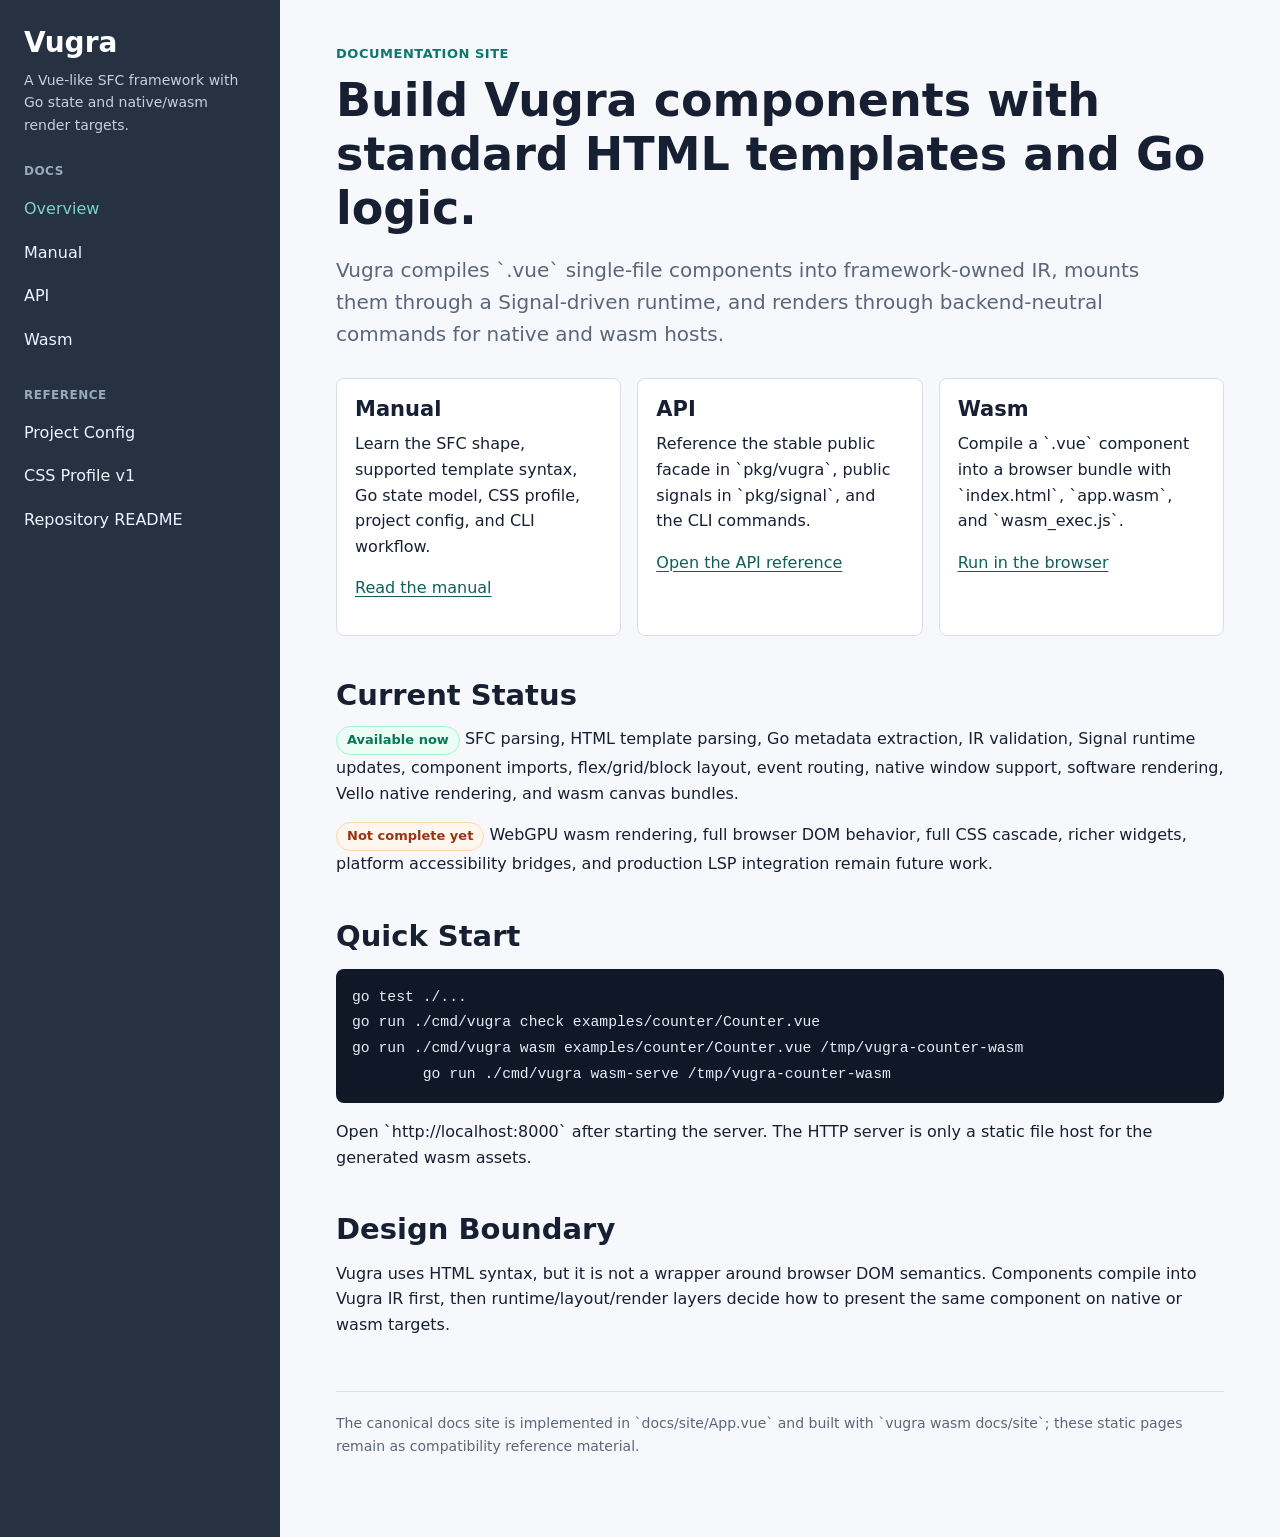
<file: docs/site/index.html>
<!doctype html>
<html lang="en">
<head>
  <meta charset="utf-8">
  <meta name="viewport" content="width=device-width, initial-scale=1">
  <title>Vugra Documentation</title>
  <link rel="stylesheet" href="assets/site.css">
</head>
<body>
  <div class="shell">
    <aside class="sidebar">
      <a class="brand" href="index.html">Vugra</a>
      <p class="tagline">A Vue-like SFC framework with Go state and native/wasm render targets.</p>
      <p class="nav-title">Docs</p>
      <ul class="nav-list">
        <li><a aria-current="page" href="index.html">Overview</a></li>
        <li><a href="manual.html">Manual</a></li>
        <li><a href="api.html">API</a></li>
        <li><a href="wasm.html">Wasm</a></li>
      </ul>
      <p class="nav-title">Reference</p>
      <ul class="nav-list">
        <li><a href="../project-config.md">Project Config</a></li>
        <li><a href="../css-profile-v1.md">CSS Profile v1</a></li>
        <li><a href="../../README.md">Repository README</a></li>
      </ul>
    </aside>
    <main class="content">
      <p class="eyebrow">Documentation Site</p>
      <h1>Build Vugra components with standard HTML templates and Go logic.</h1>
      <p class="lead">Vugra compiles `.vue` single-file components into framework-owned IR, mounts them through a Signal-driven runtime, and renders through backend-neutral commands for native and wasm hosts.</p>

      <div class="grid">
        <section class="card">
          <h3>Manual</h3>
          <p>Learn the SFC shape, supported template syntax, Go state model, CSS profile, project config, and CLI workflow.</p>
          <p><a href="manual.html">Read the manual</a></p>
        </section>
        <section class="card">
          <h3>API</h3>
          <p>Reference the stable public facade in `pkg/vugra`, public signals in `pkg/signal`, and the CLI commands.</p>
          <p><a href="api.html">Open the API reference</a></p>
        </section>
        <section class="card">
          <h3>Wasm</h3>
          <p>Compile a `.vue` component into a browser bundle with `index.html`, `app.wasm`, and `wasm_exec.js`.</p>
          <p><a href="wasm.html">Run in the browser</a></p>
        </section>
      </div>

      <h2>Current Status</h2>
      <p><span class="status">Available now</span> SFC parsing, HTML template parsing, Go metadata extraction, IR validation, Signal runtime updates, component imports, flex/grid/block layout, event routing, native window support, software rendering, Vello native rendering, and wasm canvas bundles.</p>
      <p><span class="limit">Not complete yet</span> WebGPU wasm rendering, full browser DOM behavior, full CSS cascade, richer widgets, platform accessibility bridges, and production LSP integration remain future work.</p>

      <h2>Quick Start</h2>
      <pre><code>go test ./...
go run ./cmd/vugra check examples/counter/Counter.vue
go run ./cmd/vugra wasm examples/counter/Counter.vue /tmp/vugra-counter-wasm
	go run ./cmd/vugra wasm-serve /tmp/vugra-counter-wasm</code></pre>

      <p>Open `http://localhost:8000` after starting the server. The HTTP server is only a static file host for the generated wasm assets.</p>

      <h2>Design Boundary</h2>
      <p>Vugra uses HTML syntax, but it is not a wrapper around browser DOM semantics. Components compile into Vugra IR first, then runtime/layout/render layers decide how to present the same component on native or wasm targets.</p>

      <div class="footer">
        <p>The canonical docs site is implemented in `docs/site/App.vue` and built with `vugra wasm docs/site`; these static pages remain as compatibility reference material.</p>
      </div>
    </main>
  </div>
</body>
</html>
</file>
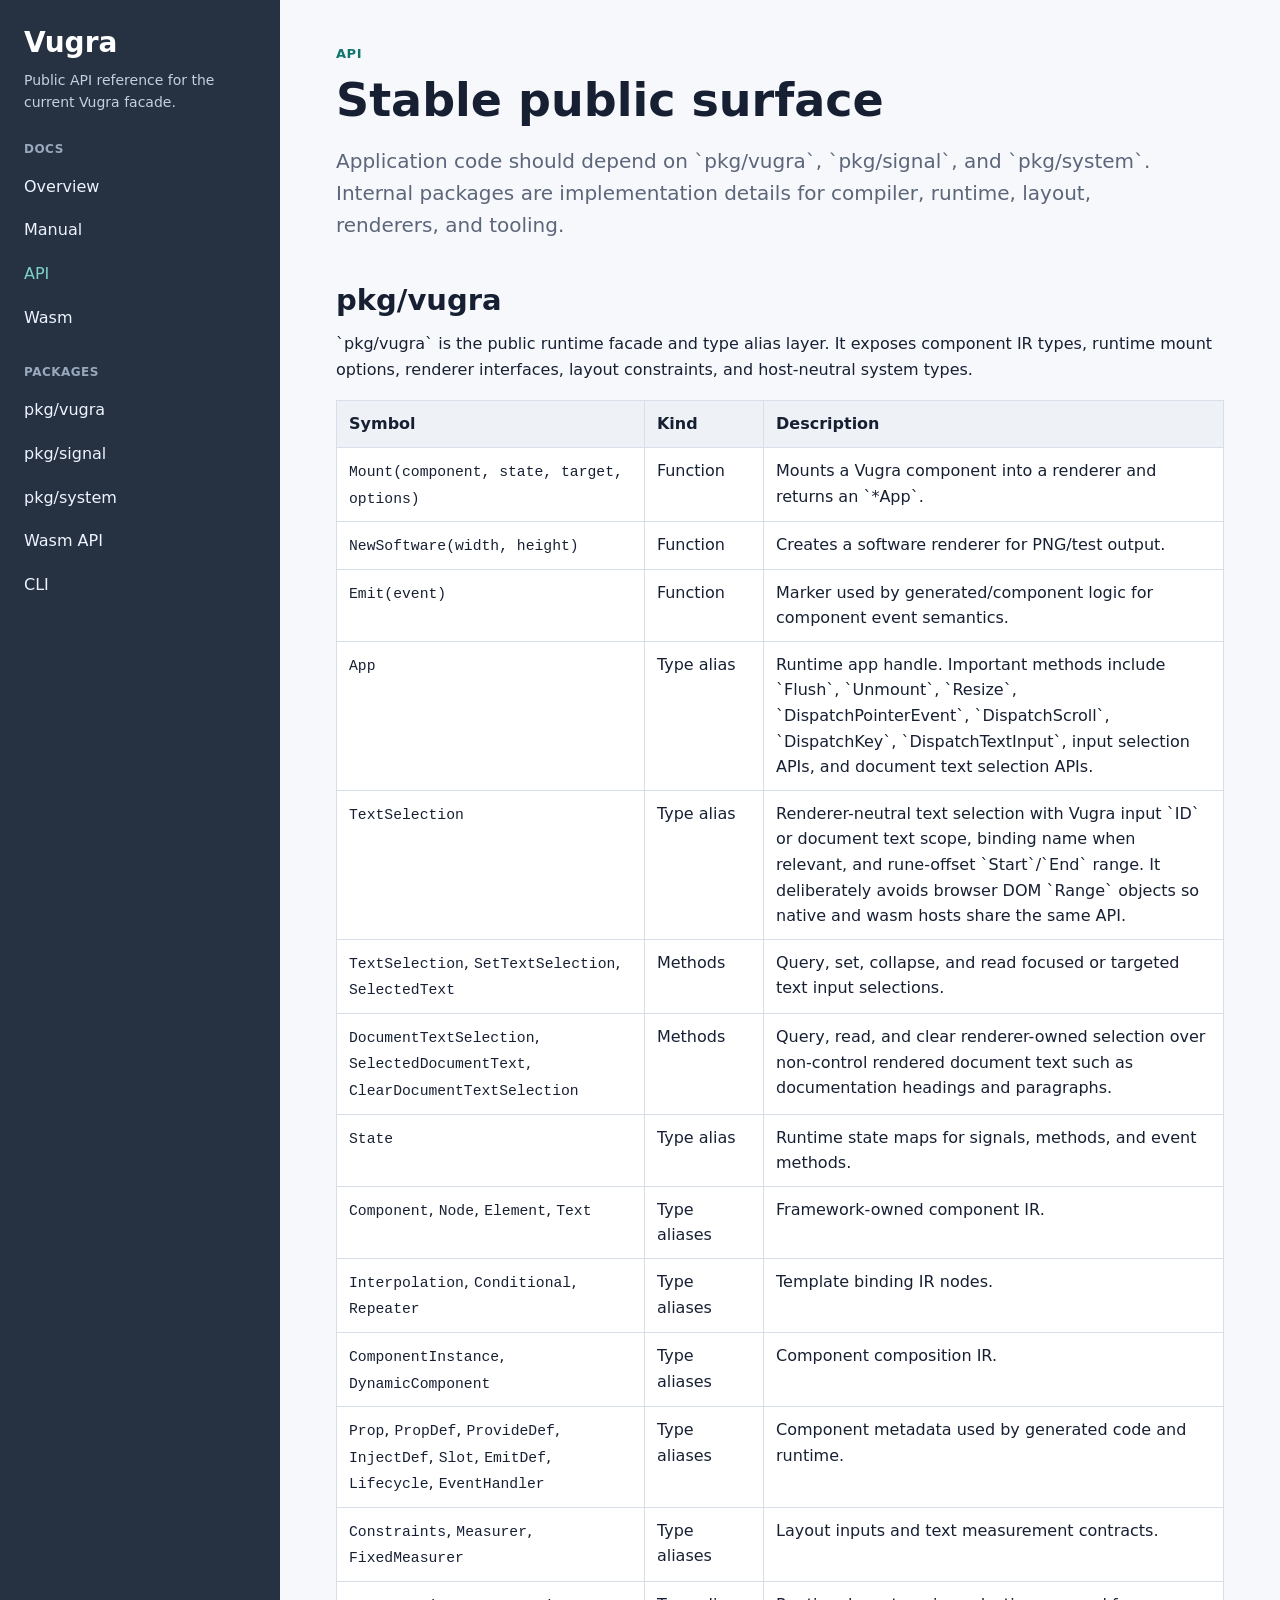
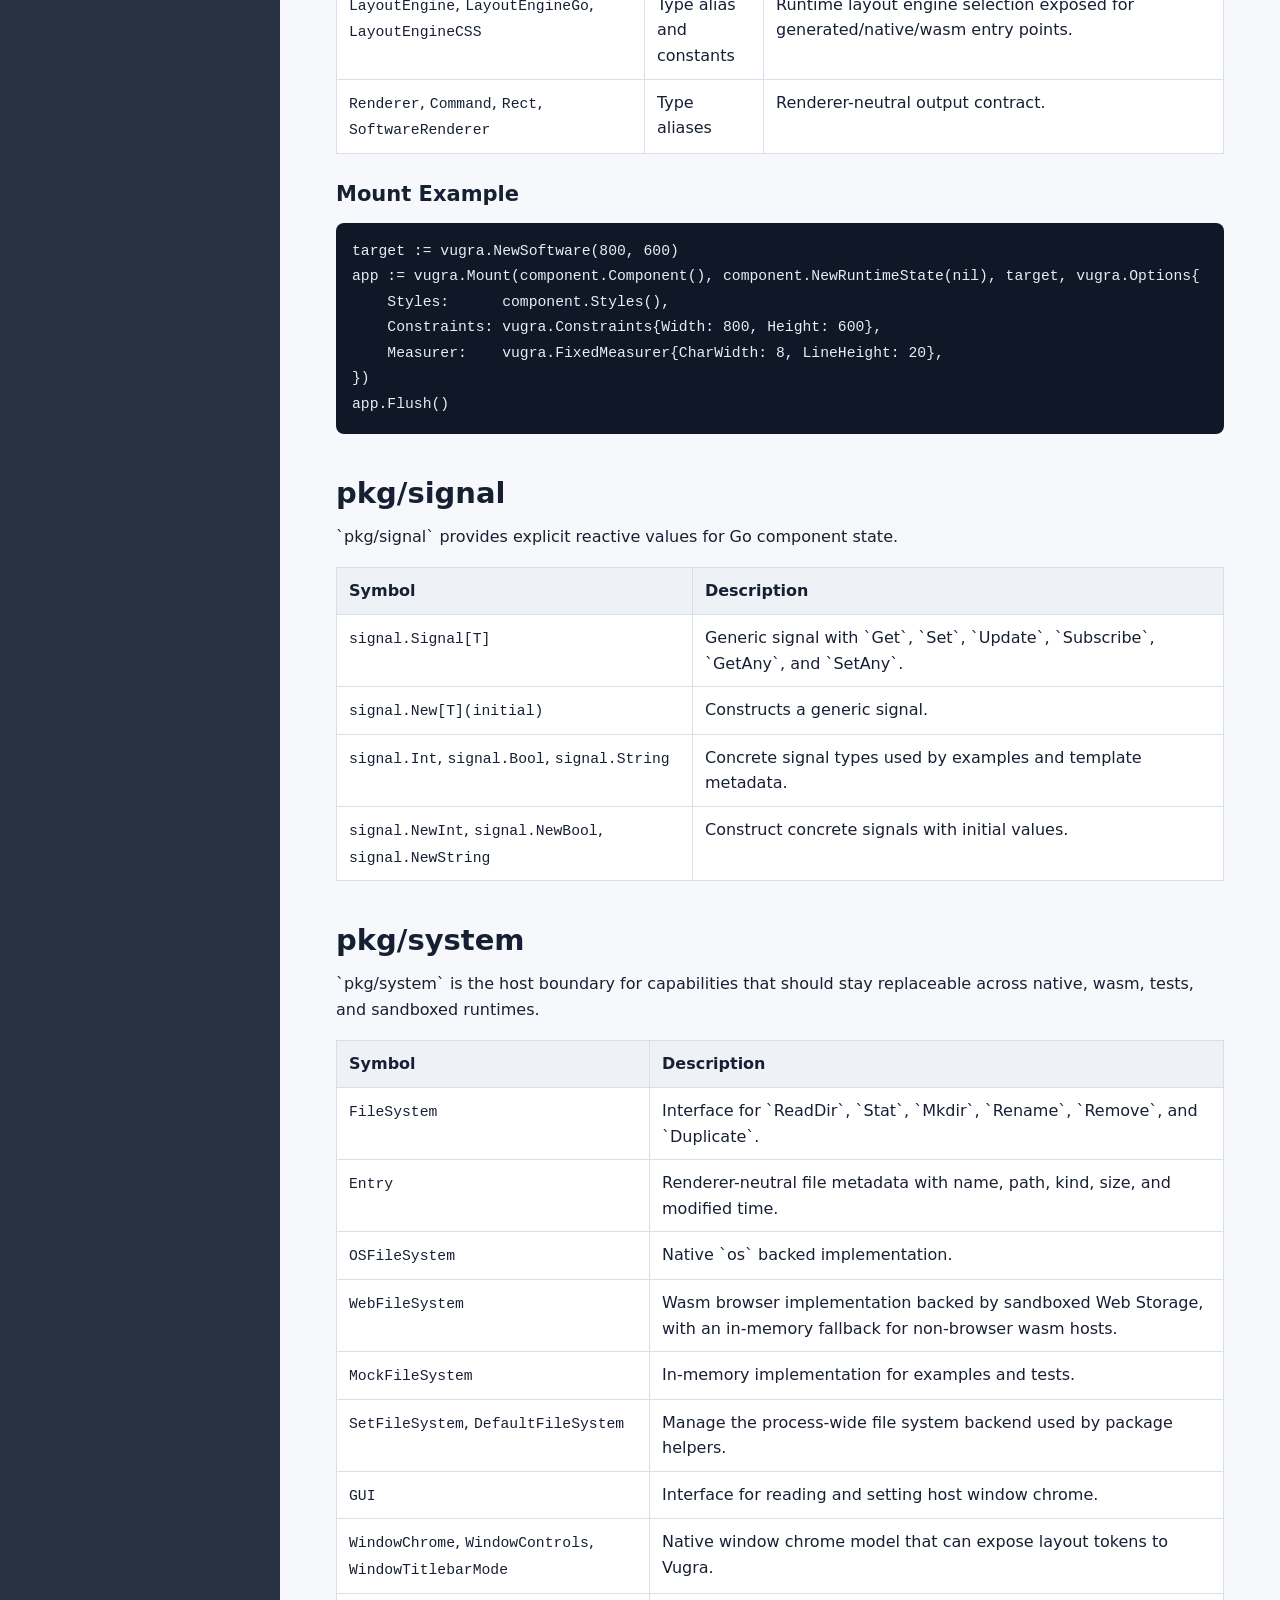
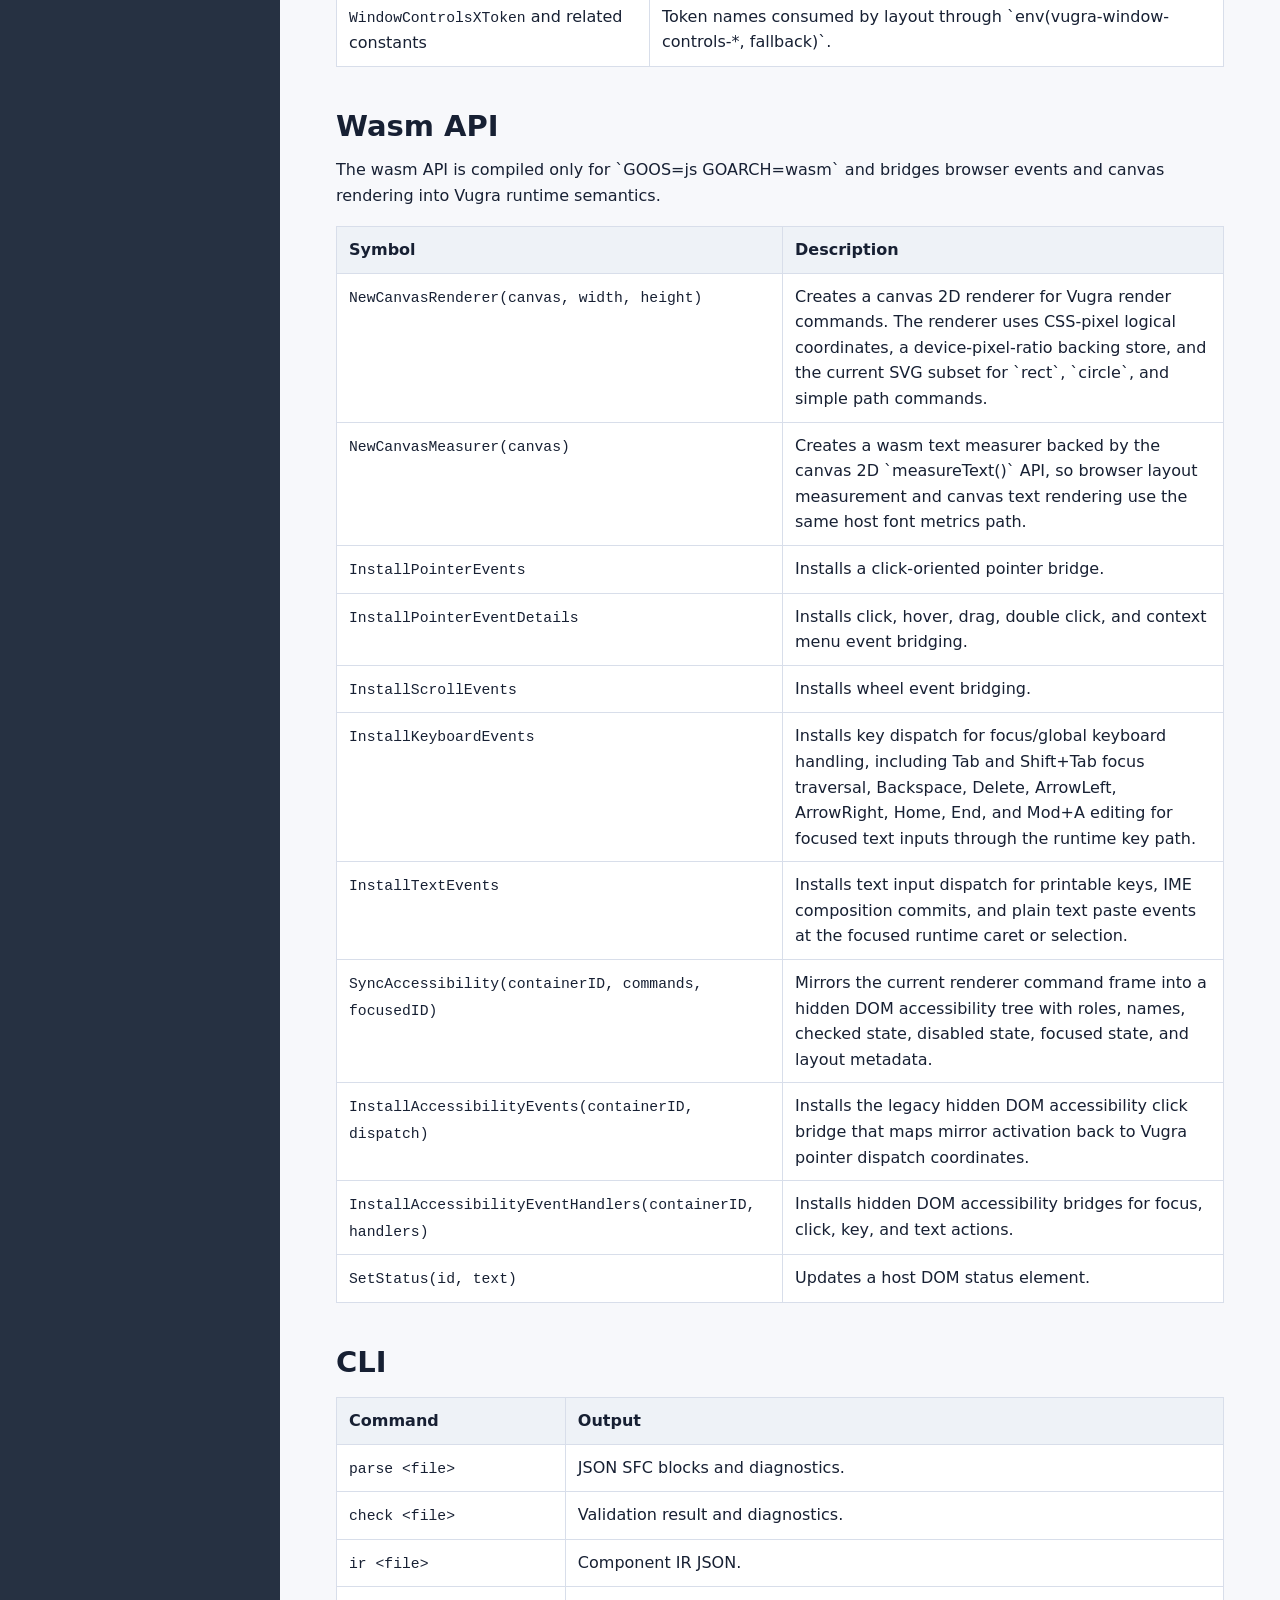
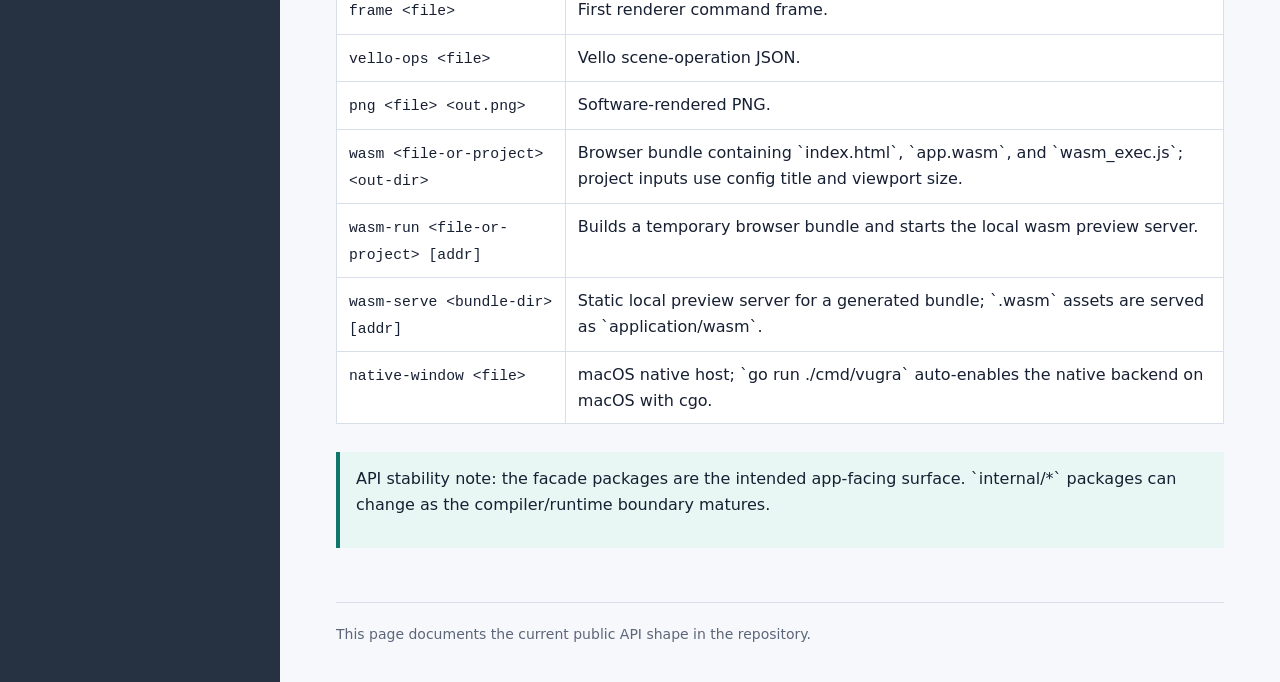
<file: docs/site/api.html>
<!doctype html>
<html lang="en">
<head>
  <meta charset="utf-8">
  <meta name="viewport" content="width=device-width, initial-scale=1">
  <title>Vugra API</title>
  <link rel="stylesheet" href="assets/site.css">
</head>
<body>
  <div class="shell">
    <aside class="sidebar">
      <a class="brand" href="index.html">Vugra</a>
      <p class="tagline">Public API reference for the current Vugra facade.</p>
      <p class="nav-title">Docs</p>
      <ul class="nav-list">
        <li><a href="index.html">Overview</a></li>
        <li><a href="manual.html">Manual</a></li>
        <li><a aria-current="page" href="api.html">API</a></li>
        <li><a href="wasm.html">Wasm</a></li>
      </ul>
      <p class="nav-title">Packages</p>
      <ul class="nav-list">
        <li><a href="#pkg-vugra">pkg/vugra</a></li>
        <li><a href="#pkg-signal">pkg/signal</a></li>
        <li><a href="#pkg-system">pkg/system</a></li>
        <li><a href="#wasm-api">Wasm API</a></li>
        <li><a href="#cli-api">CLI</a></li>
      </ul>
    </aside>
    <main class="content">
      <p class="eyebrow">API</p>
      <h1>Stable public surface</h1>
      <p class="lead">Application code should depend on `pkg/vugra`, `pkg/signal`, and `pkg/system`. Internal packages are implementation details for compiler, runtime, layout, renderers, and tooling.</p>

      <h2 id="pkg-vugra">pkg/vugra</h2>
      <p>`pkg/vugra` is the public runtime facade and type alias layer. It exposes component IR types, runtime mount options, renderer interfaces, layout constraints, and host-neutral system types.</p>
      <table>
        <thead><tr><th>Symbol</th><th>Kind</th><th>Description</th></tr></thead>
        <tbody>
          <tr><td><code>Mount(component, state, target, options)</code></td><td>Function</td><td>Mounts a Vugra component into a renderer and returns an `*App`.</td></tr>
          <tr><td><code>NewSoftware(width, height)</code></td><td>Function</td><td>Creates a software renderer for PNG/test output.</td></tr>
          <tr><td><code>Emit(event)</code></td><td>Function</td><td>Marker used by generated/component logic for component event semantics.</td></tr>
          <tr><td><code>App</code></td><td>Type alias</td><td>Runtime app handle. Important methods include `Flush`, `Unmount`, `Resize`, `DispatchPointerEvent`, `DispatchScroll`, `DispatchKey`, `DispatchTextInput`, input selection APIs, and document text selection APIs.</td></tr>
          <tr><td><code>TextSelection</code></td><td>Type alias</td><td>Renderer-neutral text selection with Vugra input `ID` or document text scope, binding name when relevant, and rune-offset `Start`/`End` range. It deliberately avoids browser DOM `Range` objects so native and wasm hosts share the same API.</td></tr>
          <tr><td><code>TextSelection</code>, <code>SetTextSelection</code>, <code>SelectedText</code></td><td>Methods</td><td>Query, set, collapse, and read focused or targeted text input selections.</td></tr>
          <tr><td><code>DocumentTextSelection</code>, <code>SelectedDocumentText</code>, <code>ClearDocumentTextSelection</code></td><td>Methods</td><td>Query, read, and clear renderer-owned selection over non-control rendered document text such as documentation headings and paragraphs.</td></tr>
          <tr><td><code>State</code></td><td>Type alias</td><td>Runtime state maps for signals, methods, and event methods.</td></tr>
          <tr><td><code>Component</code>, <code>Node</code>, <code>Element</code>, <code>Text</code></td><td>Type aliases</td><td>Framework-owned component IR.</td></tr>
          <tr><td><code>Interpolation</code>, <code>Conditional</code>, <code>Repeater</code></td><td>Type aliases</td><td>Template binding IR nodes.</td></tr>
          <tr><td><code>ComponentInstance</code>, <code>DynamicComponent</code></td><td>Type aliases</td><td>Component composition IR.</td></tr>
          <tr><td><code>Prop</code>, <code>PropDef</code>, <code>ProvideDef</code>, <code>InjectDef</code>, <code>Slot</code>, <code>EmitDef</code>, <code>Lifecycle</code>, <code>EventHandler</code></td><td>Type aliases</td><td>Component metadata used by generated code and runtime.</td></tr>
          <tr><td><code>Constraints</code>, <code>Measurer</code>, <code>FixedMeasurer</code></td><td>Type aliases</td><td>Layout inputs and text measurement contracts.</td></tr>
          <tr><td><code>LayoutEngine</code>, <code>LayoutEngineGo</code>, <code>LayoutEngineCSS</code></td><td>Type alias and constants</td><td>Runtime layout engine selection exposed for generated/native/wasm entry points.</td></tr>
          <tr><td><code>Renderer</code>, <code>Command</code>, <code>Rect</code>, <code>SoftwareRenderer</code></td><td>Type aliases</td><td>Renderer-neutral output contract.</td></tr>
        </tbody>
      </table>

      <h3>Mount Example</h3>
      <pre><code>target := vugra.NewSoftware(800, 600)
app := vugra.Mount(component.Component(), component.NewRuntimeState(nil), target, vugra.Options{
    Styles:      component.Styles(),
    Constraints: vugra.Constraints{Width: 800, Height: 600},
    Measurer:    vugra.FixedMeasurer{CharWidth: 8, LineHeight: 20},
})
app.Flush()</code></pre>

      <h2 id="pkg-signal">pkg/signal</h2>
      <p>`pkg/signal` provides explicit reactive values for Go component state.</p>
      <table>
        <thead><tr><th>Symbol</th><th>Description</th></tr></thead>
        <tbody>
          <tr><td><code>signal.Signal[T]</code></td><td>Generic signal with `Get`, `Set`, `Update`, `Subscribe`, `GetAny`, and `SetAny`.</td></tr>
          <tr><td><code>signal.New[T](initial)</code></td><td>Constructs a generic signal.</td></tr>
          <tr><td><code>signal.Int</code>, <code>signal.Bool</code>, <code>signal.String</code></td><td>Concrete signal types used by examples and template metadata.</td></tr>
          <tr><td><code>signal.NewInt</code>, <code>signal.NewBool</code>, <code>signal.NewString</code></td><td>Construct concrete signals with initial values.</td></tr>
        </tbody>
      </table>

      <h2 id="pkg-system">pkg/system</h2>
      <p>`pkg/system` is the host boundary for capabilities that should stay replaceable across native, wasm, tests, and sandboxed runtimes.</p>
      <table>
        <thead><tr><th>Symbol</th><th>Description</th></tr></thead>
        <tbody>
          <tr><td><code>FileSystem</code></td><td>Interface for `ReadDir`, `Stat`, `Mkdir`, `Rename`, `Remove`, and `Duplicate`.</td></tr>
          <tr><td><code>Entry</code></td><td>Renderer-neutral file metadata with name, path, kind, size, and modified time.</td></tr>
          <tr><td><code>OSFileSystem</code></td><td>Native `os` backed implementation.</td></tr>
          <tr><td><code>WebFileSystem</code></td><td>Wasm browser implementation backed by sandboxed Web Storage, with an in-memory fallback for non-browser wasm hosts.</td></tr>
          <tr><td><code>MockFileSystem</code></td><td>In-memory implementation for examples and tests.</td></tr>
          <tr><td><code>SetFileSystem</code>, <code>DefaultFileSystem</code></td><td>Manage the process-wide file system backend used by package helpers.</td></tr>
          <tr><td><code>GUI</code></td><td>Interface for reading and setting host window chrome.</td></tr>
          <tr><td><code>WindowChrome</code>, <code>WindowControls</code>, <code>WindowTitlebarMode</code></td><td>Native window chrome model that can expose layout tokens to Vugra.</td></tr>
          <tr><td><code>WindowControlsXToken</code> and related constants</td><td>Token names consumed by layout through `env(vugra-window-controls-*, fallback)`.</td></tr>
        </tbody>
      </table>

      <h2 id="wasm-api">Wasm API</h2>
      <p>The wasm API is compiled only for `GOOS=js GOARCH=wasm` and bridges browser events and canvas rendering into Vugra runtime semantics.</p>
      <table>
        <thead><tr><th>Symbol</th><th>Description</th></tr></thead>
        <tbody>
          <tr><td><code>NewCanvasRenderer(canvas, width, height)</code></td><td>Creates a canvas 2D renderer for Vugra render commands. The renderer uses CSS-pixel logical coordinates, a device-pixel-ratio backing store, and the current SVG subset for `rect`, `circle`, and simple path commands.</td></tr>
          <tr><td><code>NewCanvasMeasurer(canvas)</code></td><td>Creates a wasm text measurer backed by the canvas 2D `measureText()` API, so browser layout measurement and canvas text rendering use the same host font metrics path.</td></tr>
          <tr><td><code>InstallPointerEvents</code></td><td>Installs a click-oriented pointer bridge.</td></tr>
          <tr><td><code>InstallPointerEventDetails</code></td><td>Installs click, hover, drag, double click, and context menu event bridging.</td></tr>
          <tr><td><code>InstallScrollEvents</code></td><td>Installs wheel event bridging.</td></tr>
          <tr><td><code>InstallKeyboardEvents</code></td><td>Installs key dispatch for focus/global keyboard handling, including Tab and Shift+Tab focus traversal, Backspace, Delete, ArrowLeft, ArrowRight, Home, End, and Mod+A editing for focused text inputs through the runtime key path.</td></tr>
          <tr><td><code>InstallTextEvents</code></td><td>Installs text input dispatch for printable keys, IME composition commits, and plain text paste events at the focused runtime caret or selection.</td></tr>
          <tr><td><code>SyncAccessibility(containerID, commands, focusedID)</code></td><td>Mirrors the current renderer command frame into a hidden DOM accessibility tree with roles, names, checked state, disabled state, focused state, and layout metadata.</td></tr>
          <tr><td><code>InstallAccessibilityEvents(containerID, dispatch)</code></td><td>Installs the legacy hidden DOM accessibility click bridge that maps mirror activation back to Vugra pointer dispatch coordinates.</td></tr>
          <tr><td><code>InstallAccessibilityEventHandlers(containerID, handlers)</code></td><td>Installs hidden DOM accessibility bridges for focus, click, key, and text actions.</td></tr>
          <tr><td><code>SetStatus(id, text)</code></td><td>Updates a host DOM status element.</td></tr>
        </tbody>
      </table>

      <h2 id="cli-api">CLI</h2>
      <table>
        <thead><tr><th>Command</th><th>Output</th></tr></thead>
        <tbody>
          <tr><td><code>parse &lt;file&gt;</code></td><td>JSON SFC blocks and diagnostics.</td></tr>
          <tr><td><code>check &lt;file&gt;</code></td><td>Validation result and diagnostics.</td></tr>
          <tr><td><code>ir &lt;file&gt;</code></td><td>Component IR JSON.</td></tr>
          <tr><td><code>frame &lt;file&gt;</code></td><td>First renderer command frame.</td></tr>
          <tr><td><code>vello-ops &lt;file&gt;</code></td><td>Vello scene-operation JSON.</td></tr>
          <tr><td><code>png &lt;file&gt; &lt;out.png&gt;</code></td><td>Software-rendered PNG.</td></tr>
          <tr><td><code>wasm &lt;file-or-project&gt; &lt;out-dir&gt;</code></td><td>Browser bundle containing `index.html`, `app.wasm`, and `wasm_exec.js`; project inputs use config title and viewport size.</td></tr>
          <tr><td><code>wasm-run &lt;file-or-project&gt; [addr]</code></td><td>Builds a temporary browser bundle and starts the local wasm preview server.</td></tr>
          <tr><td><code>wasm-serve &lt;bundle-dir&gt; [addr]</code></td><td>Static local preview server for a generated bundle; `.wasm` assets are served as `application/wasm`.</td></tr>
          <tr><td><code>native-window &lt;file&gt;</code></td><td>macOS native host; `go run ./cmd/vugra` auto-enables the native backend on macOS with cgo.</td></tr>
        </tbody>
      </table>

      <div class="callout">
        <p>API stability note: the facade packages are the intended app-facing surface. `internal/*` packages can change as the compiler/runtime boundary matures.</p>
      </div>

      <div class="footer">
        <p>This page documents the current public API shape in the repository.</p>
      </div>
    </main>
  </div>
</body>
</html>
</file>
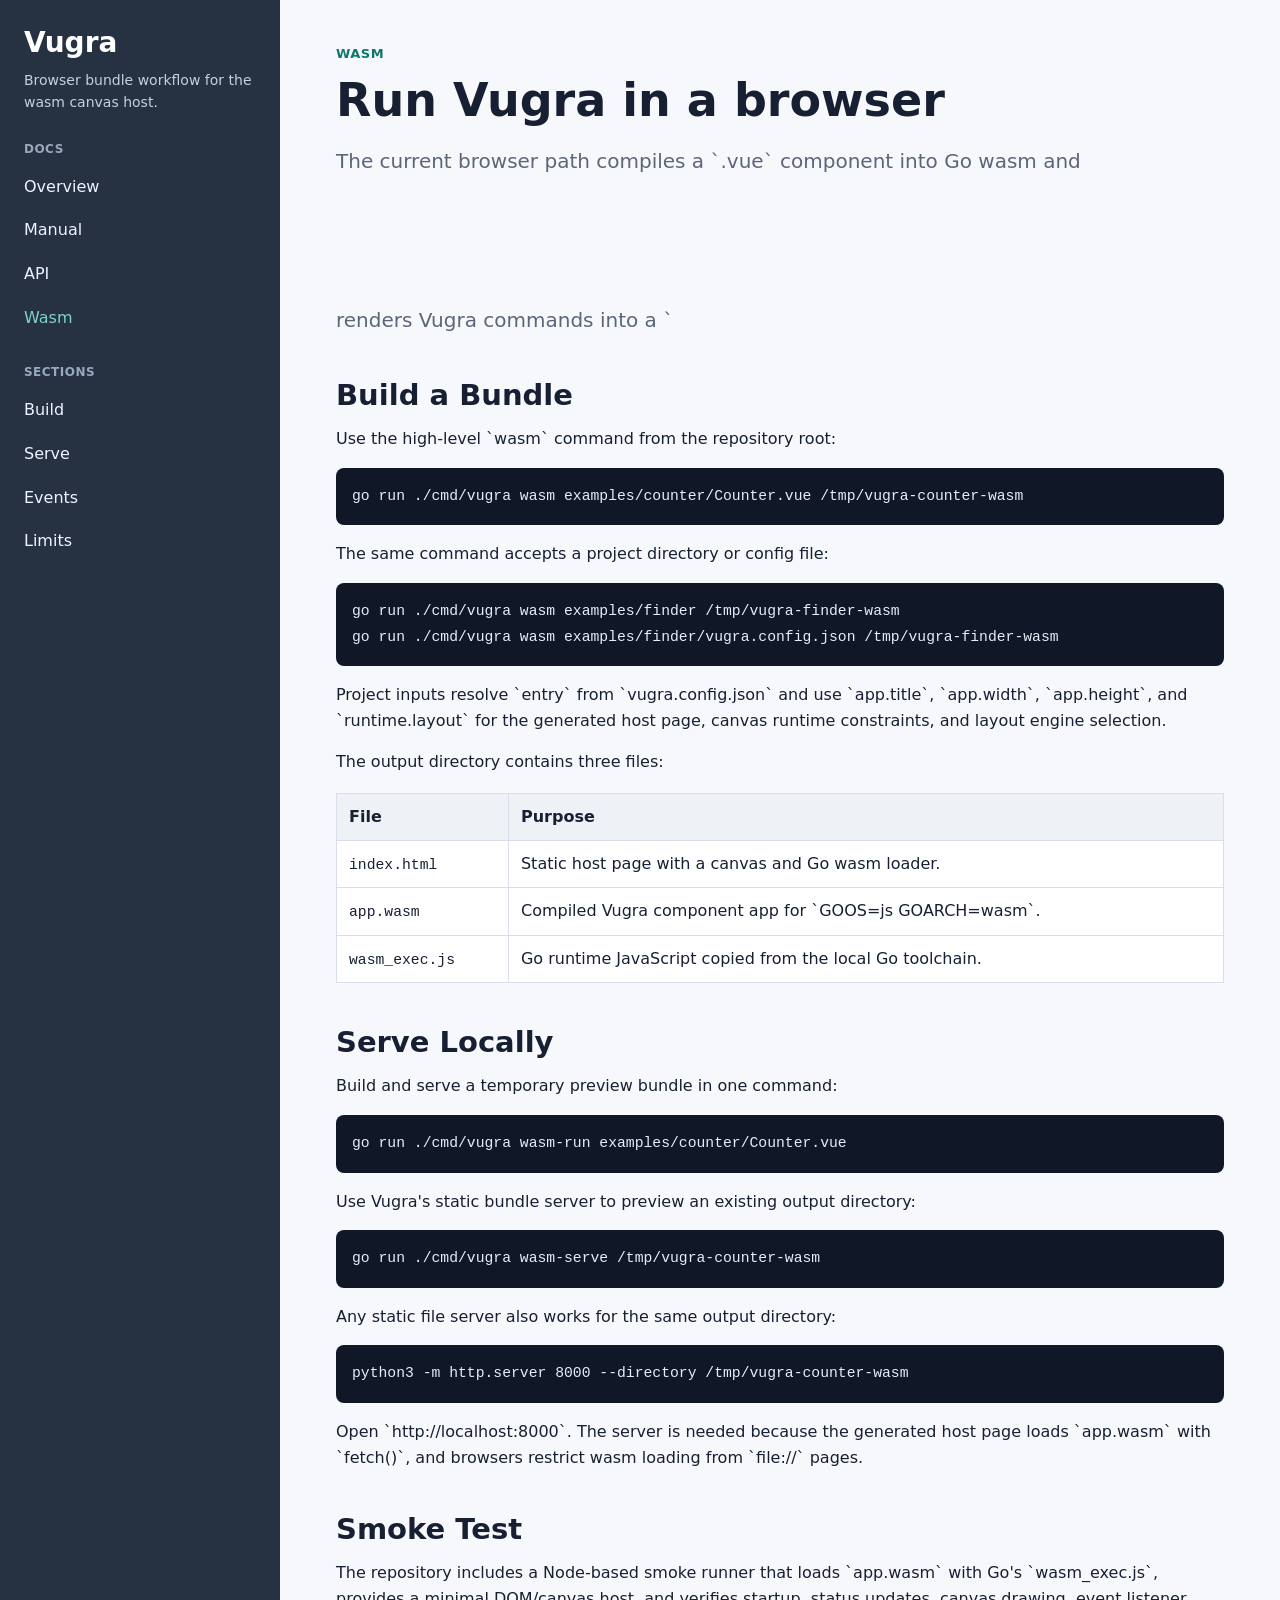
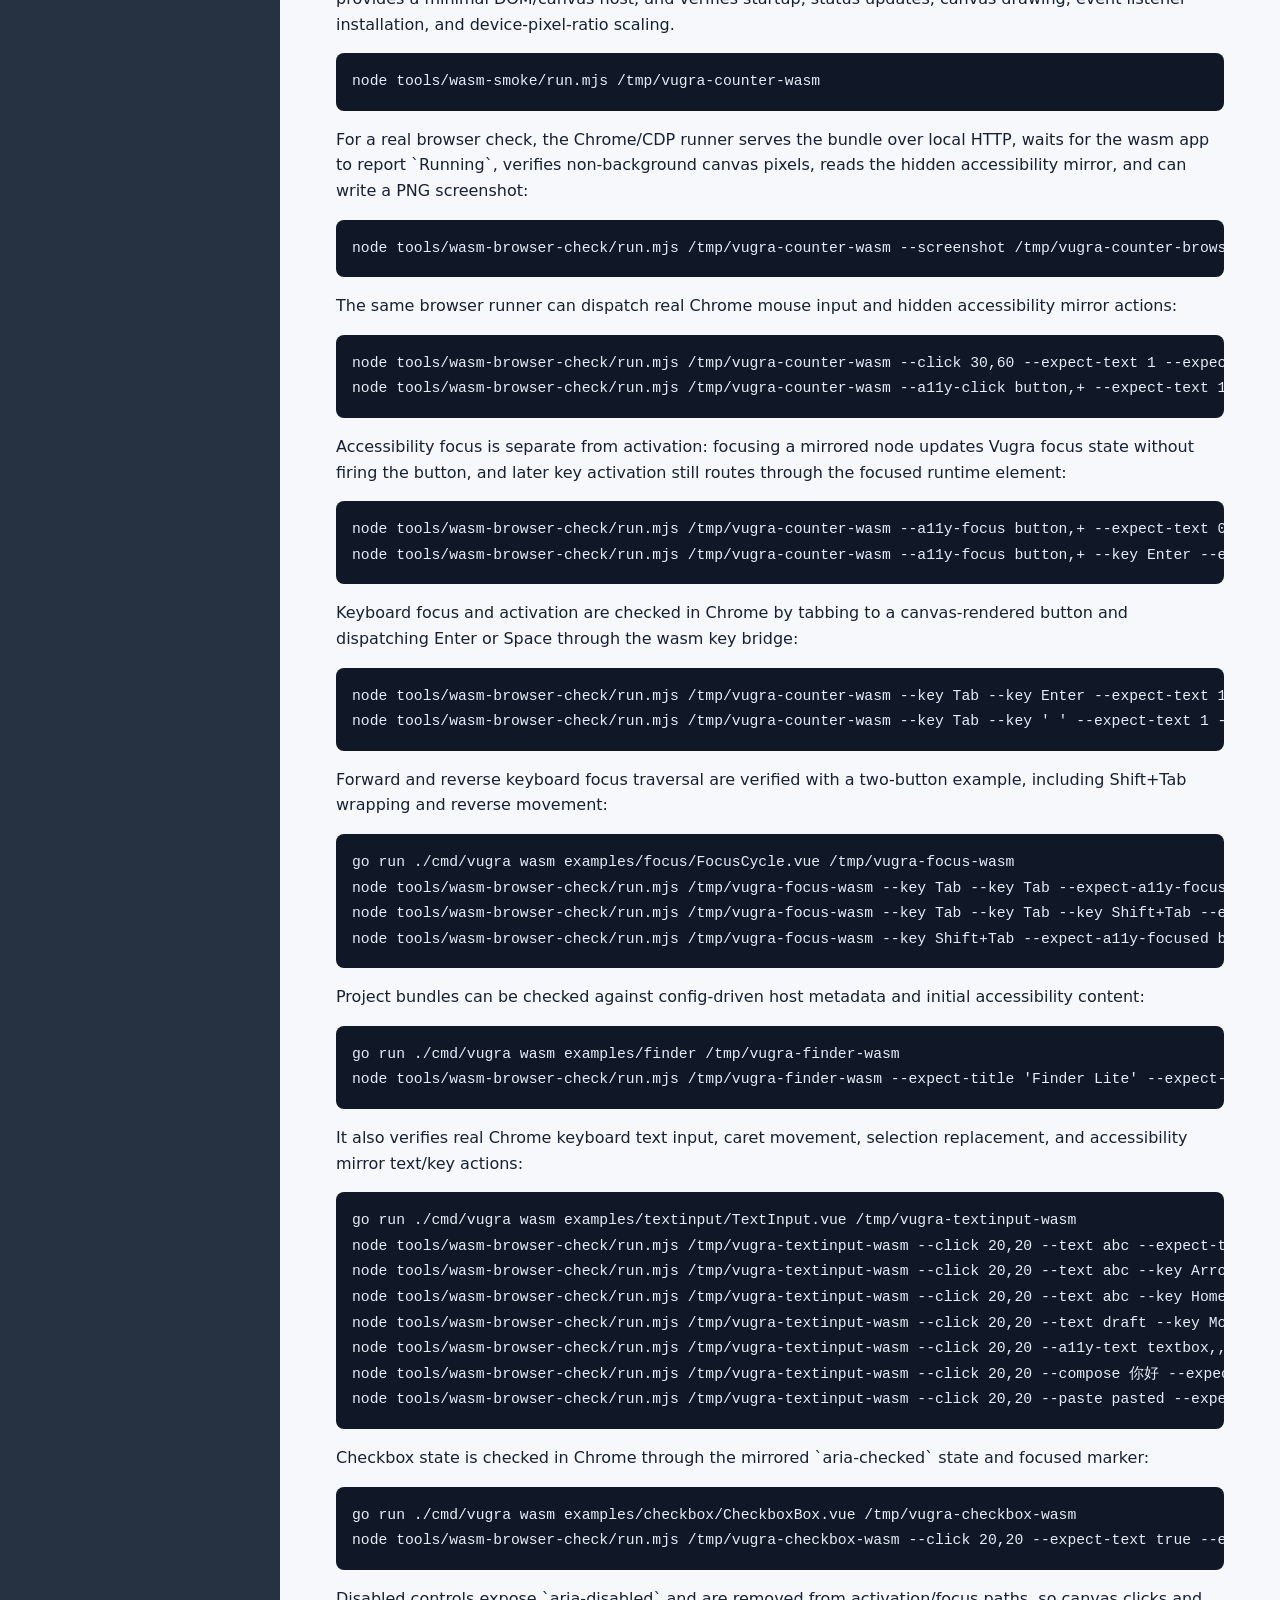
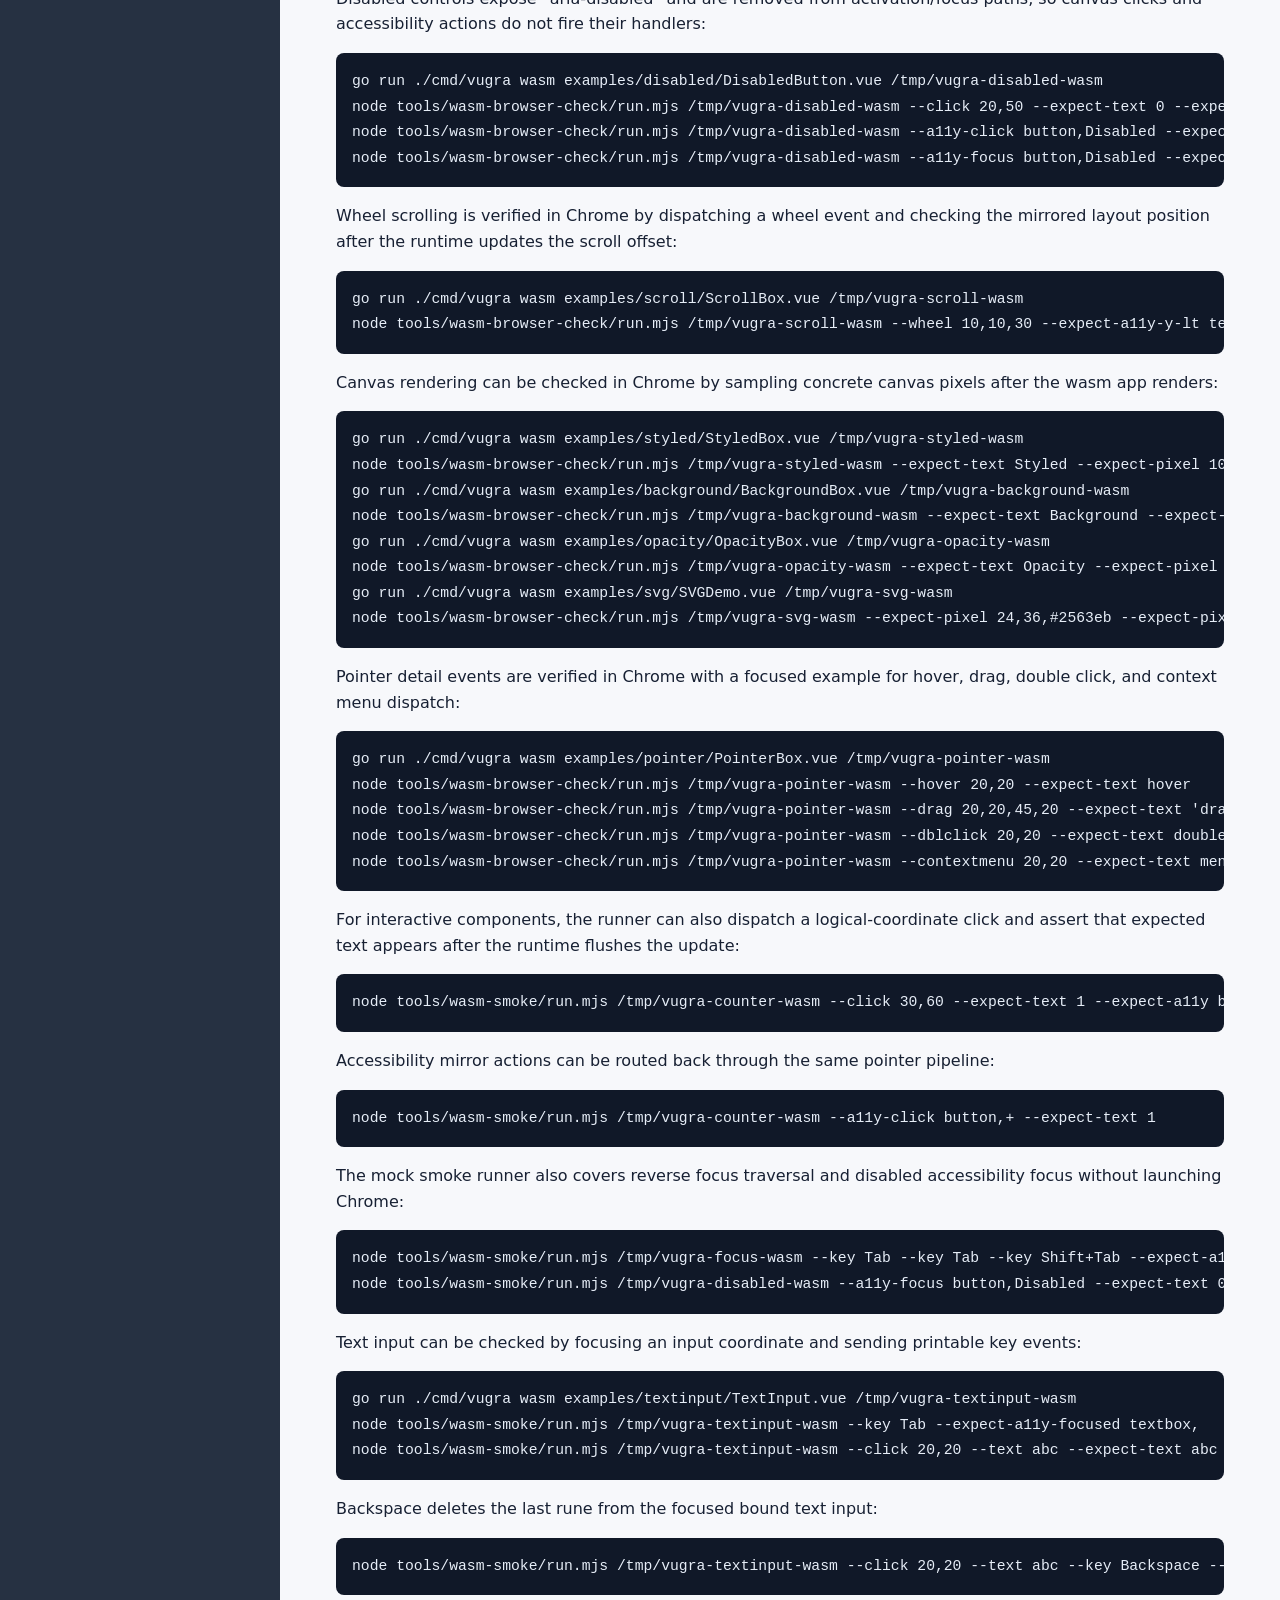
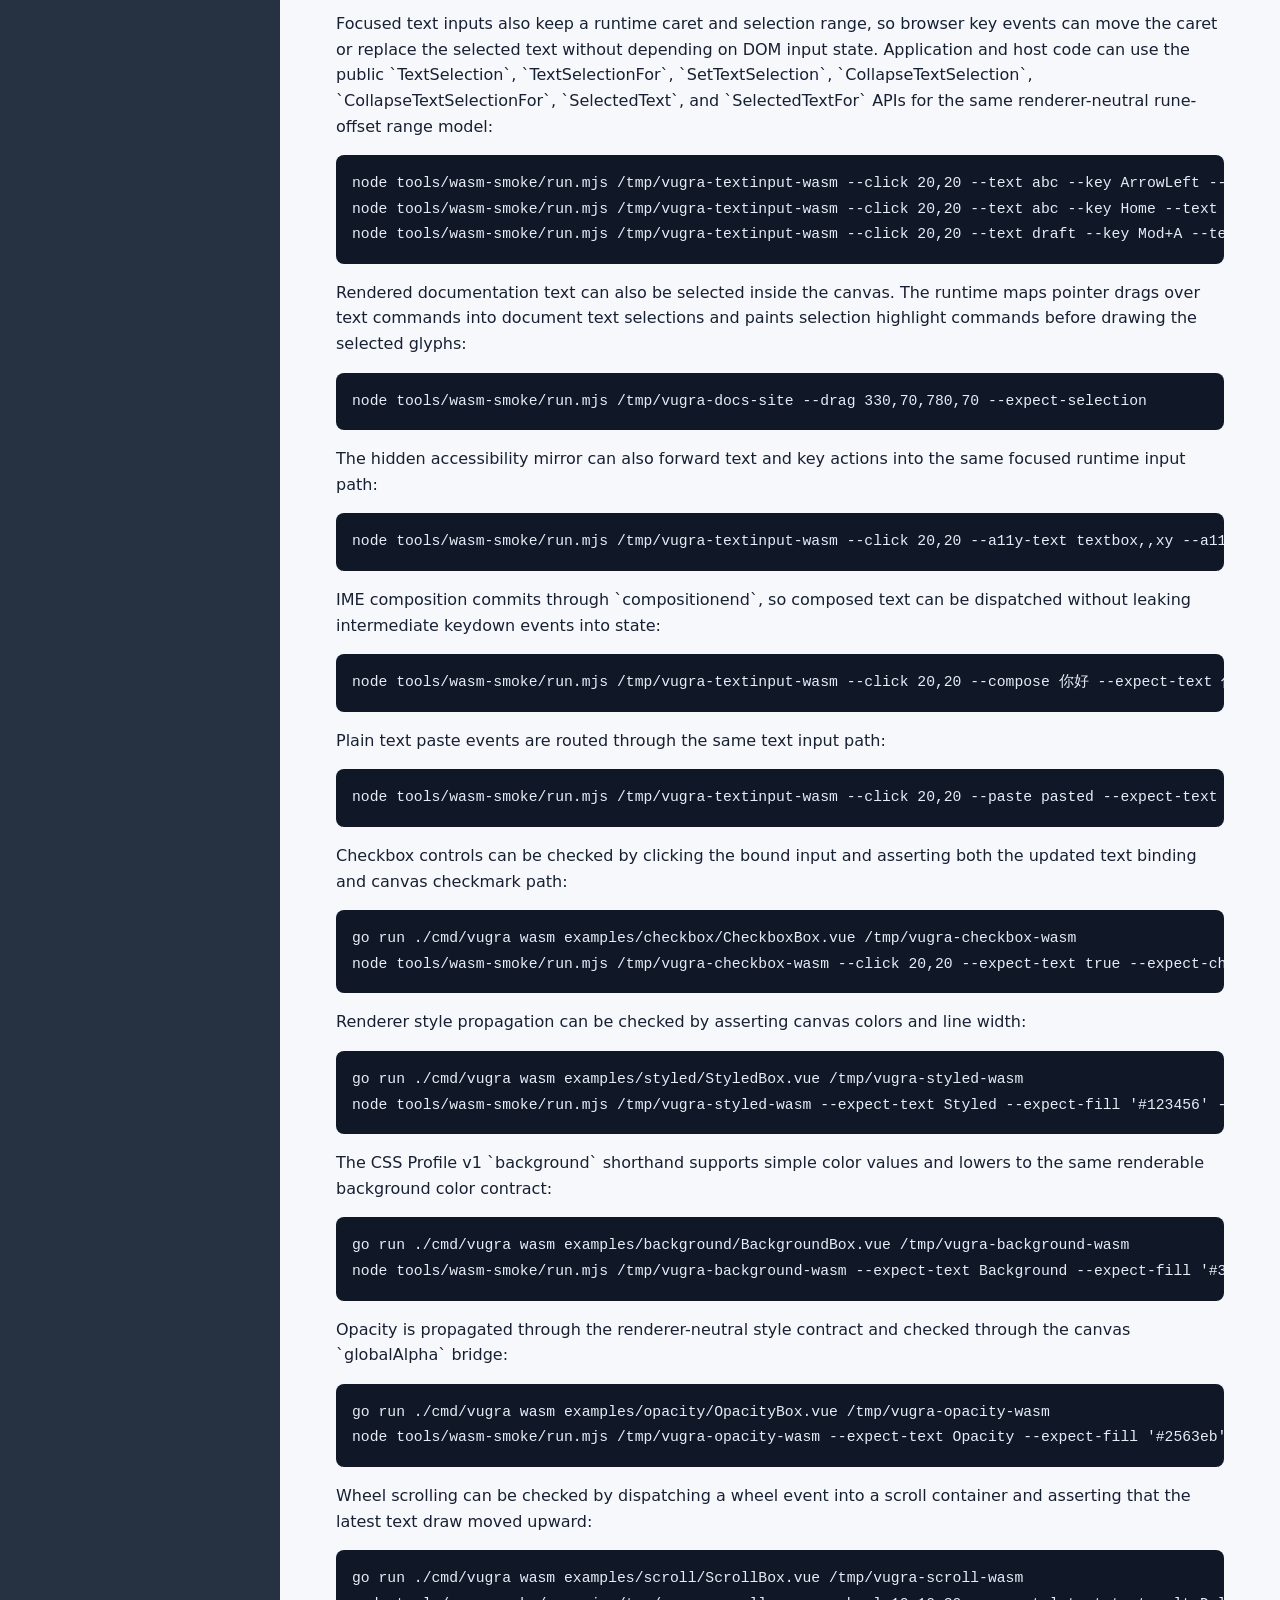
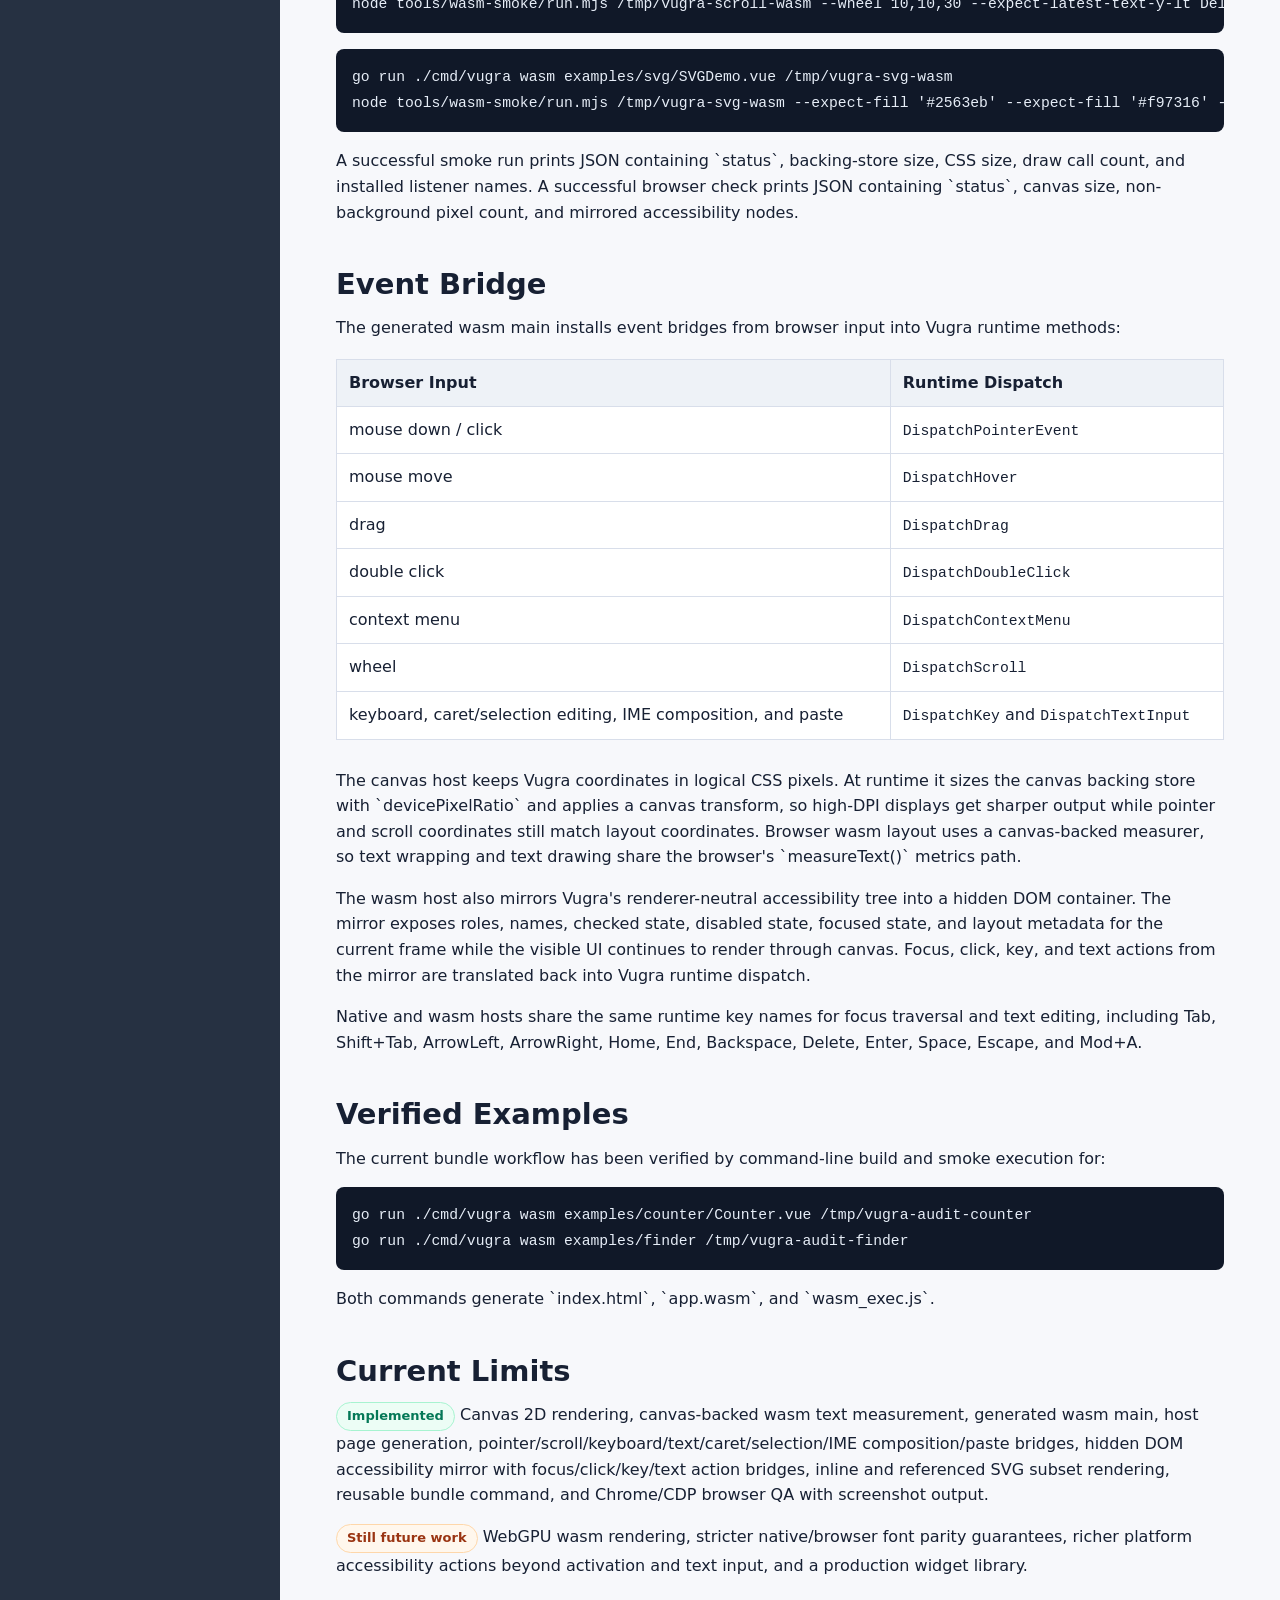
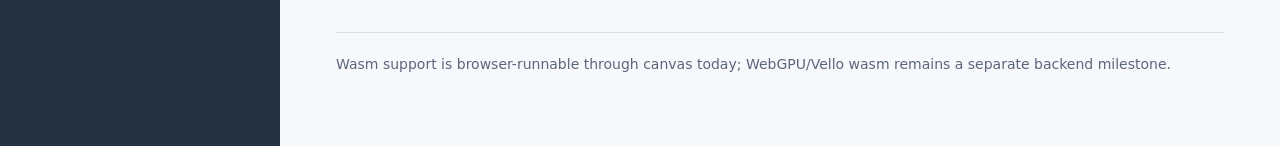
<file: docs/site/wasm.html>
<!doctype html>
<html lang="en">
<head>
  <meta charset="utf-8">
  <meta name="viewport" content="width=device-width, initial-scale=1">
  <title>Vugra Wasm Guide</title>
  <link rel="stylesheet" href="assets/site.css">
</head>
<body>
  <div class="shell">
    <aside class="sidebar">
      <a class="brand" href="index.html">Vugra</a>
      <p class="tagline">Browser bundle workflow for the wasm canvas host.</p>
      <p class="nav-title">Docs</p>
      <ul class="nav-list">
        <li><a href="index.html">Overview</a></li>
        <li><a href="manual.html">Manual</a></li>
        <li><a href="api.html">API</a></li>
        <li><a aria-current="page" href="wasm.html">Wasm</a></li>
      </ul>
      <p class="nav-title">Sections</p>
      <ul class="nav-list">
        <li><a href="#build">Build</a></li>
        <li><a href="#serve">Serve</a></li>
        <li><a href="#events">Events</a></li>
        <li><a href="#limits">Limits</a></li>
      </ul>
    </aside>
    <main class="content">
      <p class="eyebrow">Wasm</p>
      <h1>Run Vugra in a browser</h1>
      <p class="lead">The current browser path compiles a `.vue` component into Go wasm and renders Vugra commands into a `<canvas>` through the wasm canvas host.</p>

      <h2 id="build">Build a Bundle</h2>
      <p>Use the high-level `wasm` command from the repository root:</p>
      <pre><code>go run ./cmd/vugra wasm examples/counter/Counter.vue /tmp/vugra-counter-wasm</code></pre>
      <p>The same command accepts a project directory or config file:</p>
      <pre><code>go run ./cmd/vugra wasm examples/finder /tmp/vugra-finder-wasm
go run ./cmd/vugra wasm examples/finder/vugra.config.json /tmp/vugra-finder-wasm</code></pre>
      <p>Project inputs resolve `entry` from `vugra.config.json` and use `app.title`, `app.width`, `app.height`, and `runtime.layout` for the generated host page, canvas runtime constraints, and layout engine selection.</p>
      <p>The output directory contains three files:</p>
      <table>
        <thead><tr><th>File</th><th>Purpose</th></tr></thead>
        <tbody>
          <tr><td><code>index.html</code></td><td>Static host page with a canvas and Go wasm loader.</td></tr>
          <tr><td><code>app.wasm</code></td><td>Compiled Vugra component app for `GOOS=js GOARCH=wasm`.</td></tr>
          <tr><td><code>wasm_exec.js</code></td><td>Go runtime JavaScript copied from the local Go toolchain.</td></tr>
        </tbody>
      </table>

      <h2 id="serve">Serve Locally</h2>
      <p>Build and serve a temporary preview bundle in one command:</p>
      <pre><code>go run ./cmd/vugra wasm-run examples/counter/Counter.vue</code></pre>
      <p>Use Vugra's static bundle server to preview an existing output directory:</p>
      <pre><code>go run ./cmd/vugra wasm-serve /tmp/vugra-counter-wasm</code></pre>
      <p>Any static file server also works for the same output directory:</p>
      <pre><code>python3 -m http.server 8000 --directory /tmp/vugra-counter-wasm</code></pre>
      <p>Open `http://localhost:8000`. The server is needed because the generated host page loads `app.wasm` with `fetch()`, and browsers restrict wasm loading from `file://` pages.</p>

      <h2 id="smoke">Smoke Test</h2>
      <p>The repository includes a Node-based smoke runner that loads `app.wasm` with Go's `wasm_exec.js`, provides a minimal DOM/canvas host, and verifies startup, status updates, canvas drawing, event listener installation, and device-pixel-ratio scaling.</p>
      <pre><code>node tools/wasm-smoke/run.mjs /tmp/vugra-counter-wasm</code></pre>
      <p>For a real browser check, the Chrome/CDP runner serves the bundle over local HTTP, waits for the wasm app to report `Running`, verifies non-background canvas pixels, reads the hidden accessibility mirror, and can write a PNG screenshot:</p>
      <pre><code>node tools/wasm-browser-check/run.mjs /tmp/vugra-counter-wasm --screenshot /tmp/vugra-counter-browser.png</code></pre>
      <p>The same browser runner can dispatch real Chrome mouse input and hidden accessibility mirror actions:</p>
      <pre><code>node tools/wasm-browser-check/run.mjs /tmp/vugra-counter-wasm --click 30,60 --expect-text 1 --expect-a11y button,+
node tools/wasm-browser-check/run.mjs /tmp/vugra-counter-wasm --a11y-click button,+ --expect-text 1 --expect-a11y button,+</code></pre>
      <p>Accessibility focus is separate from activation: focusing a mirrored node updates Vugra focus state without firing the button, and later key activation still routes through the focused runtime element:</p>
      <pre><code>node tools/wasm-browser-check/run.mjs /tmp/vugra-counter-wasm --a11y-focus button,+ --expect-text 0 --expect-a11y-focused button,+
node tools/wasm-browser-check/run.mjs /tmp/vugra-counter-wasm --a11y-focus button,+ --key Enter --expect-text 1 --expect-a11y-focused button,+</code></pre>
      <p>Keyboard focus and activation are checked in Chrome by tabbing to a canvas-rendered button and dispatching Enter or Space through the wasm key bridge:</p>
      <pre><code>node tools/wasm-browser-check/run.mjs /tmp/vugra-counter-wasm --key Tab --key Enter --expect-text 1 --expect-a11y-focused button,+
node tools/wasm-browser-check/run.mjs /tmp/vugra-counter-wasm --key Tab --key ' ' --expect-text 1 --expect-a11y-focused button,+</code></pre>
      <p>Forward and reverse keyboard focus traversal are verified with a two-button example, including Shift+Tab wrapping and reverse movement:</p>
      <pre><code>go run ./cmd/vugra wasm examples/focus/FocusCycle.vue /tmp/vugra-focus-wasm
node tools/wasm-browser-check/run.mjs /tmp/vugra-focus-wasm --key Tab --key Tab --expect-a11y-focused button,Second
node tools/wasm-browser-check/run.mjs /tmp/vugra-focus-wasm --key Tab --key Tab --key Shift+Tab --expect-a11y-focused button,First
node tools/wasm-browser-check/run.mjs /tmp/vugra-focus-wasm --key Shift+Tab --expect-a11y-focused button,Second</code></pre>
      <p>Project bundles can be checked against config-driven host metadata and initial accessibility content:</p>
      <pre><code>go run ./cmd/vugra wasm examples/finder /tmp/vugra-finder-wasm
node tools/wasm-browser-check/run.mjs /tmp/vugra-finder-wasm --expect-title 'Finder Lite' --expect-canvas 800,600 --expect-a11y text,Favorites --expect-a11y text,Workspace</code></pre>
      <p>It also verifies real Chrome keyboard text input, caret movement, selection replacement, and accessibility mirror text/key actions:</p>
      <pre><code>go run ./cmd/vugra wasm examples/textinput/TextInput.vue /tmp/vugra-textinput-wasm
node tools/wasm-browser-check/run.mjs /tmp/vugra-textinput-wasm --click 20,20 --text abc --expect-text abc --expect-a11y-focused textbox,abc
node tools/wasm-browser-check/run.mjs /tmp/vugra-textinput-wasm --click 20,20 --text abc --key ArrowLeft --text X --expect-text abXc --expect-a11y textbox,abXc
node tools/wasm-browser-check/run.mjs /tmp/vugra-textinput-wasm --click 20,20 --text abc --key Home --text X --key End --text Y --expect-text XabcY --expect-a11y textbox,XabcY
node tools/wasm-browser-check/run.mjs /tmp/vugra-textinput-wasm --click 20,20 --text draft --key Mod+A --text final --expect-text final --expect-a11y textbox,final
node tools/wasm-browser-check/run.mjs /tmp/vugra-textinput-wasm --click 20,20 --a11y-text textbox,,xy --a11y-key textbox,xy,Backspace --expect-text x --expect-a11y textbox,x
node tools/wasm-browser-check/run.mjs /tmp/vugra-textinput-wasm --click 20,20 --compose 你好 --expect-text 你好 --expect-a11y textbox,你好
node tools/wasm-browser-check/run.mjs /tmp/vugra-textinput-wasm --click 20,20 --paste pasted --expect-text pasted --expect-a11y textbox,pasted</code></pre>
      <p>Checkbox state is checked in Chrome through the mirrored `aria-checked` state and focused marker:</p>
      <pre><code>go run ./cmd/vugra wasm examples/checkbox/CheckboxBox.vue /tmp/vugra-checkbox-wasm
node tools/wasm-browser-check/run.mjs /tmp/vugra-checkbox-wasm --click 20,20 --expect-text true --expect-a11y-checked checkbox,,true --expect-a11y-focused checkbox,</code></pre>
      <p>Disabled controls expose `aria-disabled` and are removed from activation/focus paths, so canvas clicks and accessibility actions do not fire their handlers:</p>
      <pre><code>go run ./cmd/vugra wasm examples/disabled/DisabledButton.vue /tmp/vugra-disabled-wasm
node tools/wasm-browser-check/run.mjs /tmp/vugra-disabled-wasm --click 20,50 --expect-text 0 --expect-a11y-disabled button,Disabled,true
node tools/wasm-browser-check/run.mjs /tmp/vugra-disabled-wasm --a11y-click button,Disabled --expect-text 0 --expect-a11y-disabled button,Disabled,true
node tools/wasm-browser-check/run.mjs /tmp/vugra-disabled-wasm --a11y-focus button,Disabled --expect-text 0 --expect-a11y-disabled button,Disabled,true --expect-a11y-not-focused button,Disabled</code></pre>
      <p>Wheel scrolling is verified in Chrome by dispatching a wheel event and checking the mirrored layout position after the runtime updates the scroll offset:</p>
      <pre><code>go run ./cmd/vugra wasm examples/scroll/ScrollBox.vue /tmp/vugra-scroll-wasm
node tools/wasm-browser-check/run.mjs /tmp/vugra-scroll-wasm --wheel 10,10,30 --expect-a11y-y-lt text,Delta,60 --expect-a11y text,Delta</code></pre>
      <p>Canvas rendering can be checked in Chrome by sampling concrete canvas pixels after the wasm app renders:</p>
      <pre><code>go run ./cmd/vugra wasm examples/styled/StyledBox.vue /tmp/vugra-styled-wasm
node tools/wasm-browser-check/run.mjs /tmp/vugra-styled-wasm --expect-text Styled --expect-pixel 10,10,#123456
go run ./cmd/vugra wasm examples/background/BackgroundBox.vue /tmp/vugra-background-wasm
node tools/wasm-browser-check/run.mjs /tmp/vugra-background-wasm --expect-text Background --expect-pixel 10,10,#3b0764
go run ./cmd/vugra wasm examples/opacity/OpacityBox.vue /tmp/vugra-opacity-wasm
node tools/wasm-browser-check/run.mjs /tmp/vugra-opacity-wasm --expect-text Opacity --expect-pixel 10,10,#90aff3
go run ./cmd/vugra wasm examples/svg/SVGDemo.vue /tmp/vugra-svg-wasm
node tools/wasm-browser-check/run.mjs /tmp/vugra-svg-wasm --expect-pixel 24,36,#2563eb --expect-pixel 76,28,#f97316</code></pre>
      <p>Pointer detail events are verified in Chrome with a focused example for hover, drag, double click, and context menu dispatch:</p>
      <pre><code>go run ./cmd/vugra wasm examples/pointer/PointerBox.vue /tmp/vugra-pointer-wasm
node tools/wasm-browser-check/run.mjs /tmp/vugra-pointer-wasm --hover 20,20 --expect-text hover
node tools/wasm-browser-check/run.mjs /tmp/vugra-pointer-wasm --drag 20,20,45,20 --expect-text 'drag 25'
node tools/wasm-browser-check/run.mjs /tmp/vugra-pointer-wasm --dblclick 20,20 --expect-text double
node tools/wasm-browser-check/run.mjs /tmp/vugra-pointer-wasm --contextmenu 20,20 --expect-text menu</code></pre>
      <p>For interactive components, the runner can also dispatch a logical-coordinate click and assert that expected text appears after the runtime flushes the update:</p>
      <pre><code>node tools/wasm-smoke/run.mjs /tmp/vugra-counter-wasm --click 30,60 --expect-text 1 --expect-a11y button,+</code></pre>
      <p>Accessibility mirror actions can be routed back through the same pointer pipeline:</p>
      <pre><code>node tools/wasm-smoke/run.mjs /tmp/vugra-counter-wasm --a11y-click button,+ --expect-text 1</code></pre>
      <p>The mock smoke runner also covers reverse focus traversal and disabled accessibility focus without launching Chrome:</p>
      <pre><code>node tools/wasm-smoke/run.mjs /tmp/vugra-focus-wasm --key Tab --key Tab --key Shift+Tab --expect-a11y-focused button,First
node tools/wasm-smoke/run.mjs /tmp/vugra-disabled-wasm --a11y-focus button,Disabled --expect-text 0 --expect-a11y-disabled button,Disabled,true --expect-a11y-not-focused button,Disabled</code></pre>
      <p>Text input can be checked by focusing an input coordinate and sending printable key events:</p>
      <pre><code>go run ./cmd/vugra wasm examples/textinput/TextInput.vue /tmp/vugra-textinput-wasm
node tools/wasm-smoke/run.mjs /tmp/vugra-textinput-wasm --key Tab --expect-a11y-focused textbox,
node tools/wasm-smoke/run.mjs /tmp/vugra-textinput-wasm --click 20,20 --text abc --expect-text abc --expect-a11y-focused textbox,abc</code></pre>
      <p>Backspace deletes the last rune from the focused bound text input:</p>
      <pre><code>node tools/wasm-smoke/run.mjs /tmp/vugra-textinput-wasm --click 20,20 --text abc --key Backspace --expect-text ab</code></pre>
      <p>Focused text inputs also keep a runtime caret and selection range, so browser key events can move the caret or replace the selected text without depending on DOM input state. Application and host code can use the public `TextSelection`, `TextSelectionFor`, `SetTextSelection`, `CollapseTextSelection`, `CollapseTextSelectionFor`, `SelectedText`, and `SelectedTextFor` APIs for the same renderer-neutral rune-offset range model:</p>
      <pre><code>node tools/wasm-smoke/run.mjs /tmp/vugra-textinput-wasm --click 20,20 --text abc --key ArrowLeft --text X --expect-text abXc
node tools/wasm-smoke/run.mjs /tmp/vugra-textinput-wasm --click 20,20 --text abc --key Home --text X --key End --text Y --expect-text XabcY
node tools/wasm-smoke/run.mjs /tmp/vugra-textinput-wasm --click 20,20 --text draft --key Mod+A --text final --expect-text final</code></pre>
      <p>Rendered documentation text can also be selected inside the canvas. The runtime maps pointer drags over text commands into document text selections and paints selection highlight commands before drawing the selected glyphs:</p>
      <pre><code>node tools/wasm-smoke/run.mjs /tmp/vugra-docs-site --drag 330,70,780,70 --expect-selection</code></pre>
      <p>The hidden accessibility mirror can also forward text and key actions into the same focused runtime input path:</p>
      <pre><code>node tools/wasm-smoke/run.mjs /tmp/vugra-textinput-wasm --click 20,20 --a11y-text textbox,,xy --a11y-key textbox,xy,Backspace --expect-text x</code></pre>
      <p>IME composition commits through `compositionend`, so composed text can be dispatched without leaking intermediate keydown events into state:</p>
      <pre><code>node tools/wasm-smoke/run.mjs /tmp/vugra-textinput-wasm --click 20,20 --compose 你好 --expect-text 你好</code></pre>
      <p>Plain text paste events are routed through the same text input path:</p>
      <pre><code>node tools/wasm-smoke/run.mjs /tmp/vugra-textinput-wasm --click 20,20 --paste pasted --expect-text pasted</code></pre>
      <p>Checkbox controls can be checked by clicking the bound input and asserting both the updated text binding and canvas checkmark path:</p>
      <pre><code>go run ./cmd/vugra wasm examples/checkbox/CheckboxBox.vue /tmp/vugra-checkbox-wasm
node tools/wasm-smoke/run.mjs /tmp/vugra-checkbox-wasm --click 20,20 --expect-text true --expect-checkmark --expect-a11y-checked checkbox,,true</code></pre>
      <p>Renderer style propagation can be checked by asserting canvas colors and line width:</p>
      <pre><code>go run ./cmd/vugra wasm examples/styled/StyledBox.vue /tmp/vugra-styled-wasm
node tools/wasm-smoke/run.mjs /tmp/vugra-styled-wasm --expect-text Styled --expect-fill '#123456' --expect-stroke '#abcdef' --expect-fill '#fedcba' --expect-line-width 3 --expect-rounded</code></pre>
      <p>The CSS Profile v1 `background` shorthand supports simple color values and lowers to the same renderable background color contract:</p>
      <pre><code>go run ./cmd/vugra wasm examples/background/BackgroundBox.vue /tmp/vugra-background-wasm
node tools/wasm-smoke/run.mjs /tmp/vugra-background-wasm --expect-text Background --expect-fill '#3b0764' --expect-stroke '#f59e0b'</code></pre>
      <p>Opacity is propagated through the renderer-neutral style contract and checked through the canvas `globalAlpha` bridge:</p>
      <pre><code>go run ./cmd/vugra wasm examples/opacity/OpacityBox.vue /tmp/vugra-opacity-wasm
node tools/wasm-smoke/run.mjs /tmp/vugra-opacity-wasm --expect-text Opacity --expect-fill '#2563eb' --expect-stroke '#0f172a' --expect-alpha 0.5</code></pre>
<p>Wheel scrolling can be checked by dispatching a wheel event into a scroll container and asserting that the latest text draw moved upward:</p>
      <pre><code>go run ./cmd/vugra wasm examples/scroll/ScrollBox.vue /tmp/vugra-scroll-wasm
node tools/wasm-smoke/run.mjs /tmp/vugra-scroll-wasm --wheel 10,10,30 --expect-latest-text-y-lt Delta,70 --expect-clip</code></pre>
      <pre><code>go run ./cmd/vugra wasm examples/svg/SVGDemo.vue /tmp/vugra-svg-wasm
node tools/wasm-smoke/run.mjs /tmp/vugra-svg-wasm --expect-fill '#2563eb' --expect-fill '#f97316' --expect-stroke '#ffffff' --expect-line-width 3 --expect-arc --expect-svg-path</code></pre>
      <p>A successful smoke run prints JSON containing `status`, backing-store size, CSS size, draw call count, and installed listener names. A successful browser check prints JSON containing `status`, canvas size, non-background pixel count, and mirrored accessibility nodes.</p>

      <h2 id="events">Event Bridge</h2>
      <p>The generated wasm main installs event bridges from browser input into Vugra runtime methods:</p>
      <table>
        <thead><tr><th>Browser Input</th><th>Runtime Dispatch</th></tr></thead>
        <tbody>
          <tr><td>mouse down / click</td><td><code>DispatchPointerEvent</code></td></tr>
          <tr><td>mouse move</td><td><code>DispatchHover</code></td></tr>
          <tr><td>drag</td><td><code>DispatchDrag</code></td></tr>
          <tr><td>double click</td><td><code>DispatchDoubleClick</code></td></tr>
          <tr><td>context menu</td><td><code>DispatchContextMenu</code></td></tr>
          <tr><td>wheel</td><td><code>DispatchScroll</code></td></tr>
          <tr><td>keyboard, caret/selection editing, IME composition, and paste</td><td><code>DispatchKey</code> and <code>DispatchTextInput</code></td></tr>
        </tbody>
      </table>
      <p>The canvas host keeps Vugra coordinates in logical CSS pixels. At runtime it sizes the canvas backing store with `devicePixelRatio` and applies a canvas transform, so high-DPI displays get sharper output while pointer and scroll coordinates still match layout coordinates. Browser wasm layout uses a canvas-backed measurer, so text wrapping and text drawing share the browser's `measureText()` metrics path.</p>
      <p>The wasm host also mirrors Vugra's renderer-neutral accessibility tree into a hidden DOM container. The mirror exposes roles, names, checked state, disabled state, focused state, and layout metadata for the current frame while the visible UI continues to render through canvas. Focus, click, key, and text actions from the mirror are translated back into Vugra runtime dispatch.</p>
      <p>Native and wasm hosts share the same runtime key names for focus traversal and text editing, including Tab, Shift+Tab, ArrowLeft, ArrowRight, Home, End, Backspace, Delete, Enter, Space, Escape, and Mod+A.</p>

      <h2 id="verified">Verified Examples</h2>
      <p>The current bundle workflow has been verified by command-line build and smoke execution for:</p>
      <pre><code>go run ./cmd/vugra wasm examples/counter/Counter.vue /tmp/vugra-audit-counter
go run ./cmd/vugra wasm examples/finder /tmp/vugra-audit-finder</code></pre>
      <p>Both commands generate `index.html`, `app.wasm`, and `wasm_exec.js`.</p>

      <h2 id="limits">Current Limits</h2>
      <p><span class="status">Implemented</span> Canvas 2D rendering, canvas-backed wasm text measurement, generated wasm main, host page generation, pointer/scroll/keyboard/text/caret/selection/IME composition/paste bridges, hidden DOM accessibility mirror with focus/click/key/text action bridges, inline and referenced SVG subset rendering, reusable bundle command, and Chrome/CDP browser QA with screenshot output.</p>
      <p><span class="limit">Still future work</span> WebGPU wasm rendering, stricter native/browser font parity guarantees, richer platform accessibility actions beyond activation and text input, and a production widget library.</p>

      <div class="footer">
        <p>Wasm support is browser-runnable through canvas today; WebGPU/Vello wasm remains a separate backend milestone.</p>
      </div>
    </main>
  </div>
</body>
</html>
</file>
<file: docs/site/assets/site.css>
:root {
  color-scheme: light;
  --bg: #f7f8fb;
  --panel: #ffffff;
  --text: #172033;
  --muted: #5c667a;
  --line: #d8deea;
  --accent: #0f766e;
  --accent-strong: #115e59;
  --code-bg: #101828;
  --code-text: #e6edf7;
  --nav: #263142;
}

* {
  box-sizing: border-box;
}

html {
  scroll-behavior: smooth;
}

body {
  margin: 0;
  background: var(--bg);
  color: var(--text);
  font: 16px/1.6 system-ui, -apple-system, BlinkMacSystemFont, "Segoe UI", sans-serif;
}

a {
  color: var(--accent-strong);
  text-decoration-thickness: 0.08em;
  text-underline-offset: 0.16em;
}

.shell {
  min-height: 100vh;
  display: grid;
  grid-template-columns: 280px minmax(0, 1fr);
}

.sidebar {
  background: var(--nav);
  color: #eef4ff;
  padding: 28px 24px;
}

.brand {
  display: block;
  color: #ffffff;
  font-size: 28px;
  font-weight: 760;
  line-height: 1.1;
  text-decoration: none;
}

.tagline {
  margin: 10px 0 26px;
  color: #c5d0df;
  font-size: 14px;
}

.nav-title {
  margin: 26px 0 8px;
  color: #99a9bd;
  font-size: 12px;
  font-weight: 700;
  letter-spacing: 0.04em;
  text-transform: uppercase;
}

.nav-list {
  display: grid;
  gap: 4px;
  margin: 0;
  padding: 0;
  list-style: none;
}

.nav-list a {
  display: block;
  padding: 7px 0;
  color: #eef4ff;
  text-decoration: none;
}

.nav-list a:hover,
.nav-list a[aria-current="page"] {
  color: #7dd3c7;
}

.content {
  padding: 44px 56px 64px;
  max-width: 1120px;
}

.eyebrow {
  margin: 0 0 8px;
  color: var(--accent);
  font-size: 13px;
  font-weight: 760;
  letter-spacing: 0.04em;
  text-transform: uppercase;
}

h1,
h2,
h3 {
  line-height: 1.18;
}

h1 {
  margin: 0 0 18px;
  font-size: 46px;
}

h2 {
  margin: 42px 0 14px;
  font-size: 29px;
}

h3 {
  margin: 26px 0 10px;
  font-size: 21px;
}

p {
  margin: 0 0 16px;
}

.lead {
  max-width: 820px;
  color: var(--muted);
  font-size: 20px;
}

.grid {
  display: grid;
  grid-template-columns: repeat(auto-fit, minmax(240px, 1fr));
  gap: 16px;
  margin: 28px 0;
}

.card {
  border: 1px solid var(--line);
  border-radius: 8px;
  background: var(--panel);
  padding: 18px;
}

.card h3 {
  margin-top: 0;
}

.callout {
  border-left: 4px solid var(--accent);
  background: #e9f7f4;
  padding: 14px 16px;
  margin: 22px 0;
}

code {
  font-family: ui-monospace, SFMono-Regular, Menlo, Consolas, monospace;
  font-size: 0.92em;
}

pre {
  overflow: auto;
  border-radius: 8px;
  background: var(--code-bg);
  color: var(--code-text);
  padding: 16px;
}

pre code {
  color: inherit;
}

table {
  width: 100%;
  border-collapse: collapse;
  margin: 18px 0 28px;
  background: var(--panel);
}

th,
td {
  border: 1px solid var(--line);
  padding: 10px 12px;
  text-align: left;
  vertical-align: top;
}

th {
  background: #eef2f7;
}

.status {
  display: inline-block;
  border: 1px solid #a7f3d0;
  border-radius: 999px;
  background: #ecfdf5;
  color: #047857;
  padding: 3px 10px;
  font-size: 13px;
  font-weight: 700;
}

.limit {
  display: inline-block;
  border: 1px solid #fed7aa;
  border-radius: 999px;
  background: #fff7ed;
  color: #9a3412;
  padding: 3px 10px;
  font-size: 13px;
  font-weight: 700;
}

.footer {
  margin-top: 54px;
  border-top: 1px solid var(--line);
  padding-top: 20px;
  color: var(--muted);
  font-size: 14px;
}

@media (max-width: 780px) {
  .shell {
    display: block;
  }

  .sidebar {
    padding: 22px;
  }

  .content {
    padding: 30px 22px 44px;
  }

  h1 {
    font-size: 34px;
  }
}
</file>
